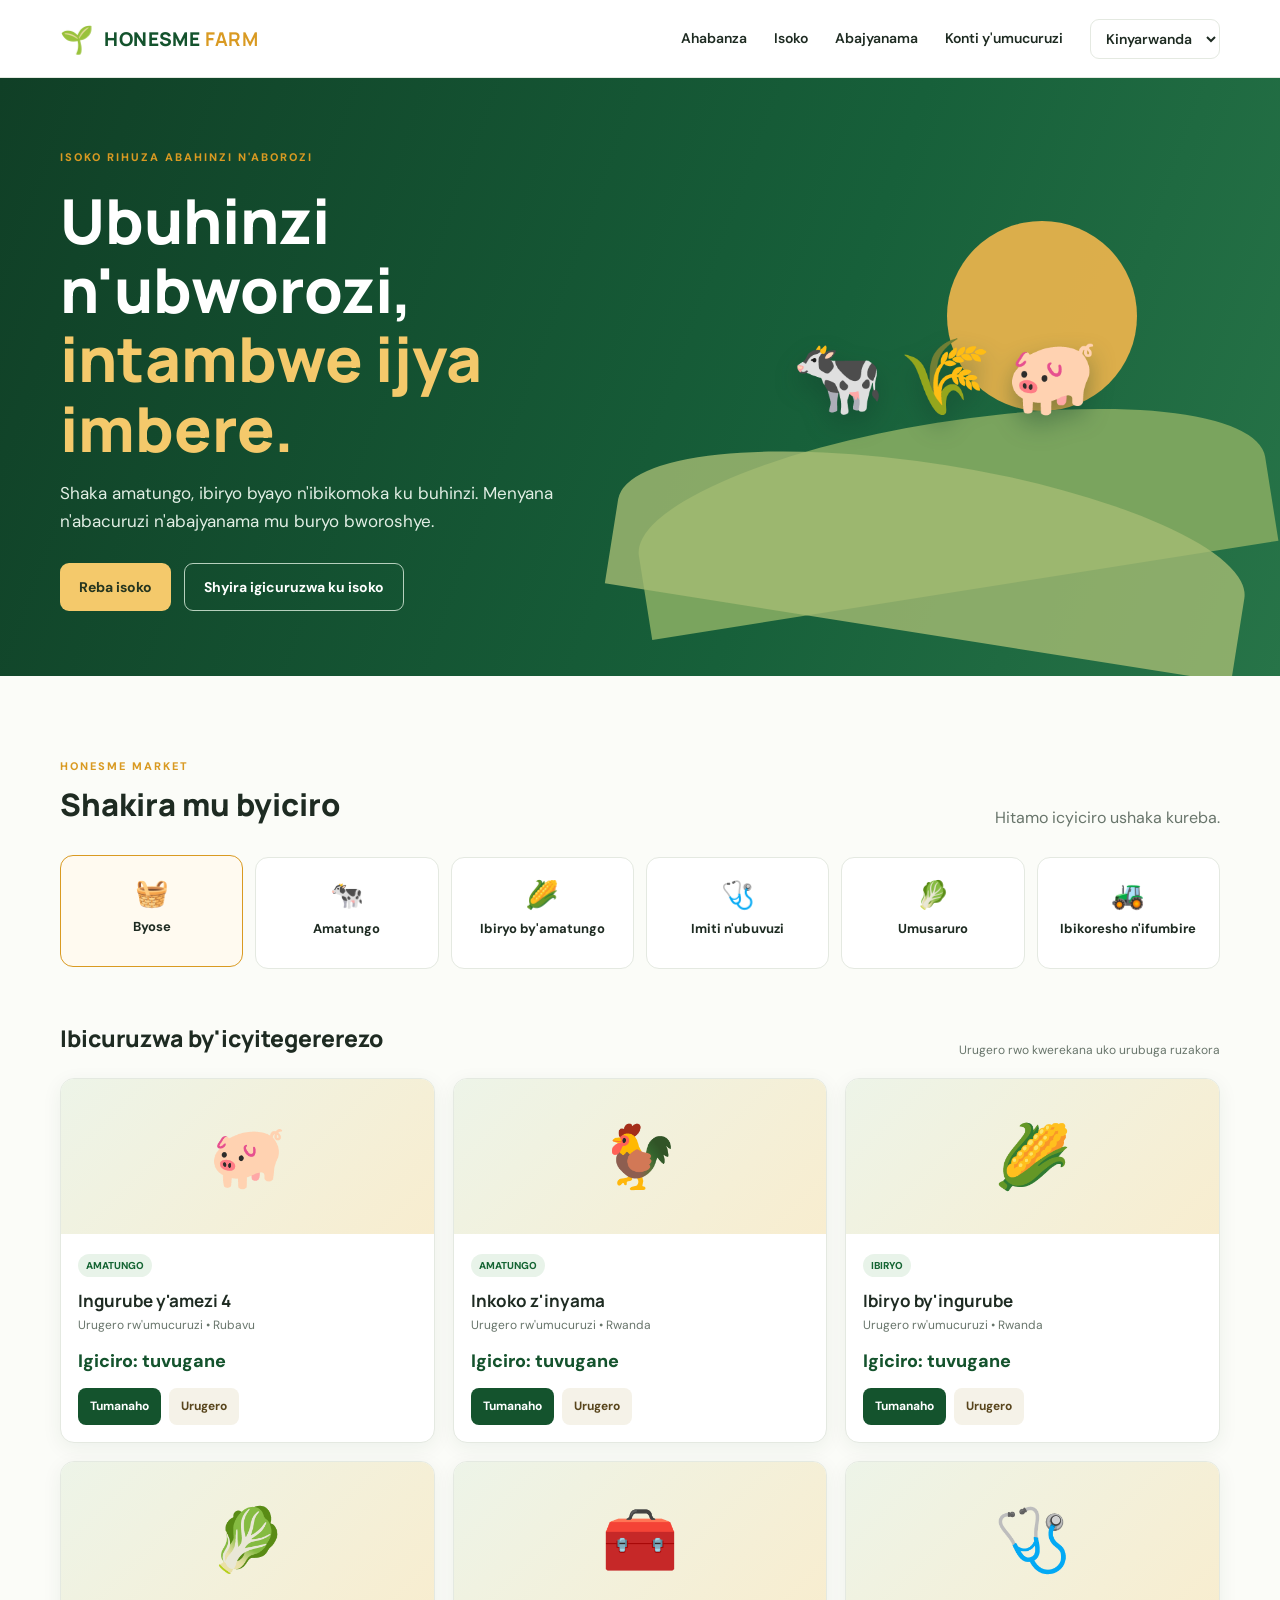
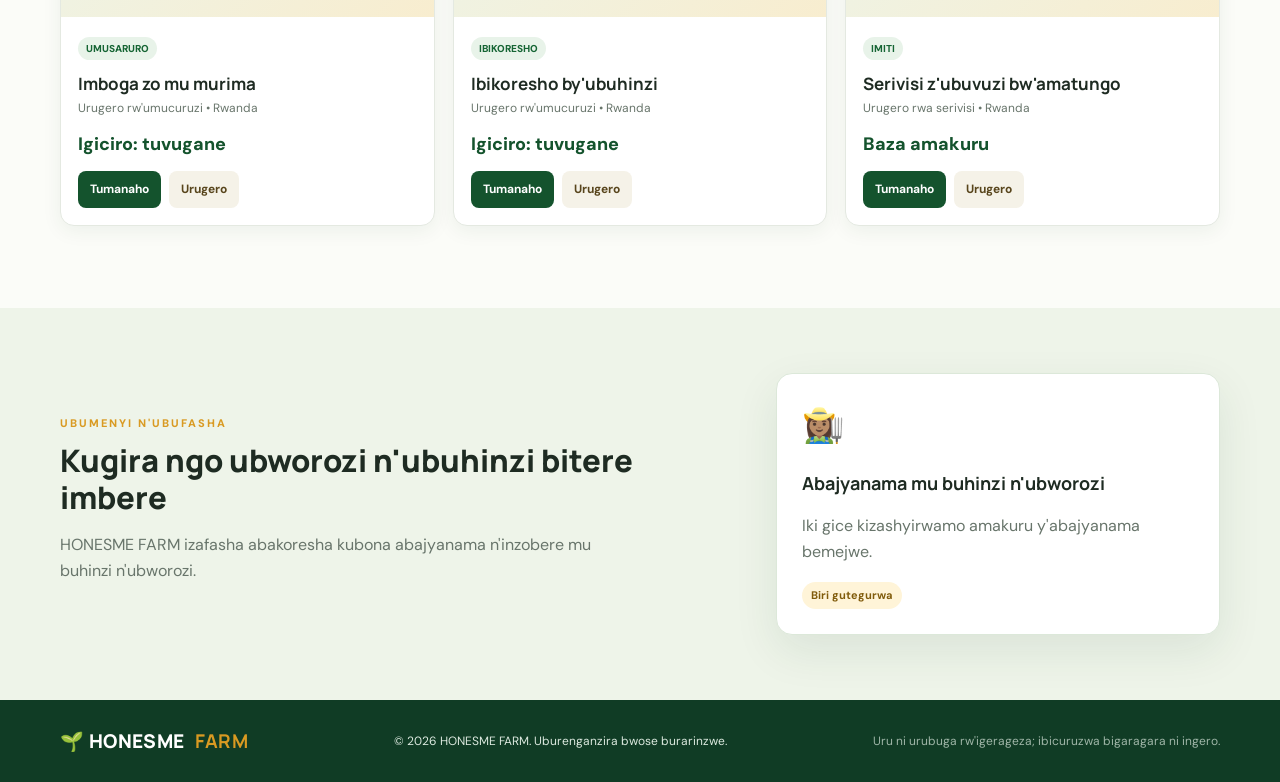
<file: index.html>
<!DOCTYPE html>
<html lang="rw">
<head>
  <meta charset="UTF-8">
  <meta name="viewport" content="width=device-width, initial-scale=1.0">
  <meta name="description" content="HONESME FARM - Isoko ry'amatungo, ibiryo by'amatungo n'ibikomoka ku buhinzi.">
  <title>HONESME FARM | Isoko ry'ubuhinzi n'ubworozi</title>
  <link rel="stylesheet" href="style.css">
</head>
<body>
  <header class="site-header">
    <a class="brand" href="index.html"><span class="brand-mark">🌱</span><span>HONESME <b>FARM</b></span></a>
    <button class="menu-toggle" id="menuToggle" aria-label="Fungura menu">☰</button>
    <nav id="mainNav">
      <a href="#home" data-i18n="navHome">Ahabanza</a>
      <a href="#market" data-i18n="navMarket">Isoko</a>
      <a href="#advisors" data-i18n="navAdvisors">Abajyanama</a>
      <a href="dashboard.html" data-i18n="navDashboard">Konti y'umucuruzi</a>
      <select id="languageSelect" aria-label="Hitamo ururimi">
        <option value="rw">Kinyarwanda</option><option value="en">English</option><option value="sw">Kiswahili</option>
      </select>
    </nav>
  </header>

  <main>
    <section class="hero" id="home">
      <div class="hero-content">
        <span class="eyebrow" data-i18n="heroEyebrow">Isoko rihuza abahinzi n'aborozi</span>
        <h1 data-i18n="heroTitle">Ubuhinzi n'ubworozi, <em>intambwe ijya imbere.</em></h1>
        <p data-i18n="heroText">Shaka amatungo, ibiryo byayo n'ibikomoka ku buhinzi. Menyana n'abacuruzi n'abajyanama mu buryo bworoshye.</p>
        <div class="hero-actions">
          <a class="btn btn-gold" href="#market" data-i18n="browseMarket">Reba isoko</a>
          <a class="btn btn-outline" href="dashboard.html" data-i18n="sellHere">Shyira igicuruzwa ku isoko</a>
        </div>
      </div>
      <div class="hero-art" aria-hidden="true"><div class="sun"></div><div class="field field-one"></div><div class="field field-two"></div><div class="farm-emoji">🐄 🌾 🐖</div></div>
    </section>

    <section class="section container" id="market">
      <div class="section-heading">
        <div><span class="eyebrow" data-i18n="marketEyebrow">HONESME MARKET</span><h2 data-i18n="marketTitle">Shakira mu byiciro</h2></div>
        <p data-i18n="marketIntro">Hitamo icyiciro ushaka kureba.</p>
      </div>
      <div class="categories">
        <button class="category active" data-category="all"><span>🧺</span><b data-i18n="all">Byose</b></button>
        <button class="category" data-category="amatungo"><span>🐄</span><b data-i18n="animals">Amatungo</b></button>
        <button class="category" data-category="ibiryo"><span>🌽</span><b data-i18n="feed">Ibiryo by'amatungo</b></button>
        <button class="category" data-category="imiti"><span>🩺</span><b data-i18n="vet">Imiti n'ubuvuzi</b></button>
        <button class="category" data-category="umusaruro"><span>🥬</span><b data-i18n="produce">Umusaruro</b></button>
        <button class="category" data-category="ibikoresho"><span>🚜</span><b data-i18n="equipment">Ibikoresho n'ifumbire</b></button>
      </div>
      <div class="section-heading product-heading"><h2 data-i18n="featured">Ibicuruzwa by'icyitegererezo</h2><span class="demo-note" data-i18n="demoNote">Urugero rwo kwerekana uko urubuga ruzakora</span></div>
      <div class="products-grid" id="productsContainer"></div>
    </section>

    <section class="advisor-section" id="advisors">
      <div class="container advisor-inner">
        <div><span class="eyebrow" data-i18n="advisorEyebrow">UBUMENYI N'UBUFASHA</span><h2 data-i18n="advisorTitle">Kugira ngo ubworozi n'ubuhinzi bitere imbere</h2><p data-i18n="advisorText">HONESME FARM izafasha abakoresha kubona abajyanama n'inzobere mu buhinzi n'ubworozi.</p></div>
        <div class="advisor-card"><div class="advisor-icon">👩🏽‍🌾</div><h3 data-i18n="advisorCardTitle">Abajyanama mu buhinzi n'ubworozi</h3><p data-i18n="advisorCardText">Iki gice kizashyirwamo amakuru y'abajyanama bemejwe.</p><span class="status">Biri gutegurwa</span></div>
      </div>
    </section>
  </main>

  <footer class="footer"><div class="container footer-inner"><a class="brand brand-footer" href="#home">🌱 HONESME <b>FARM</b></a><p>© <span id="year"></span> HONESME FARM. <span data-i18n="rights">Uburenganzira bwose burarinzwe.</span></p><p class="footer-small" data-i18n="footerNote">Uru ni urubuga rw'igerageza; ibicuruzwa bigaragara ni ingero.</p></div></footer>
  <script src="app.js"></script>
</body>
</html>
</file>
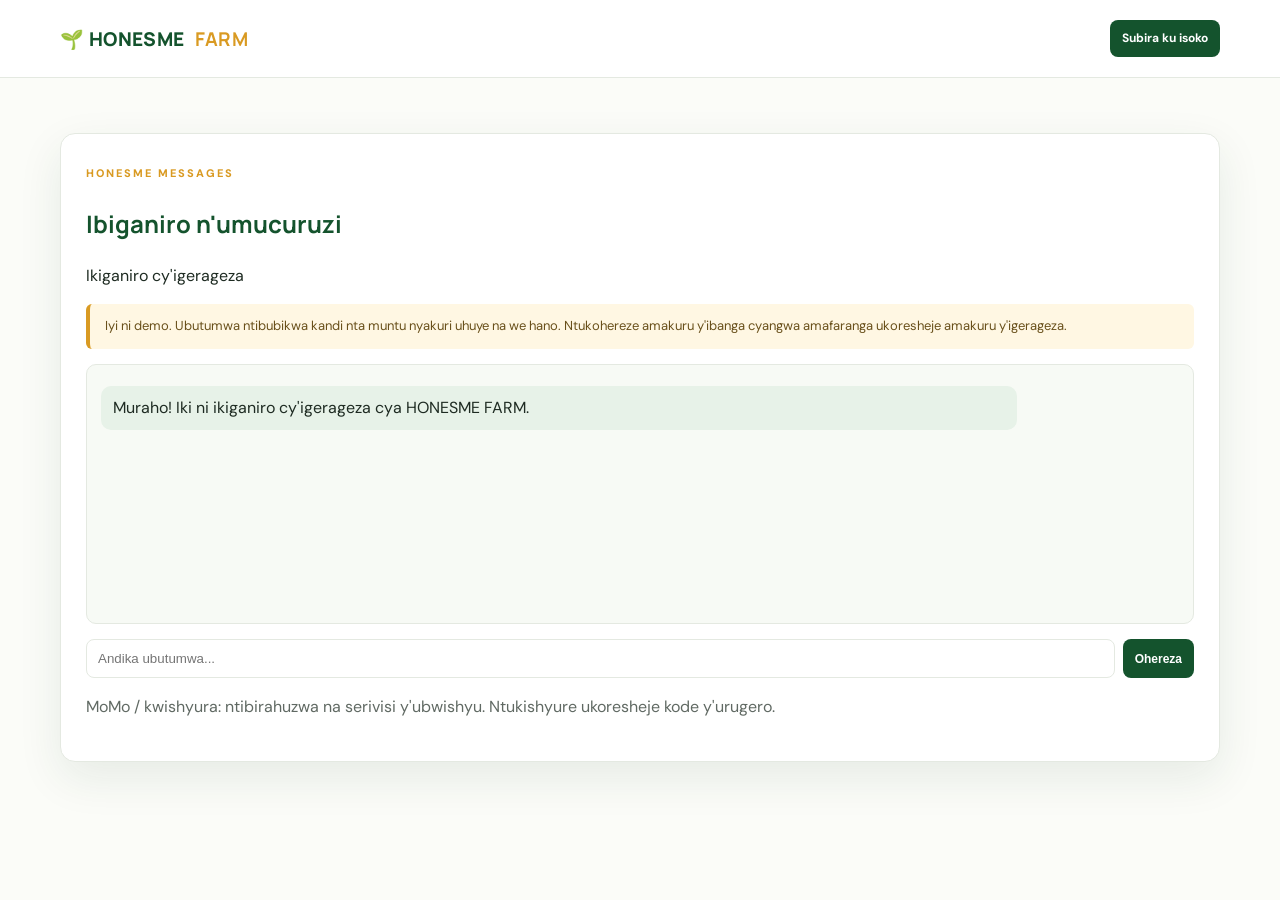
<file: chat-momo.html>
<!DOCTYPE html>
<html lang="rw"><head><meta charset="UTF-8"><meta name="viewport" content="width=device-width, initial-scale=1"><title>Ibiganiro | HONESME FARM</title><link rel="stylesheet" href="style.css"></head>
<body><header class="site-header"><a class="brand" href="index.html">🌱 HONESME <b>FARM</b></a><a class="small-btn" href="index.html">Subira ku isoko</a></header>
<main class="page-shell container"><section class="panel"><span class="eyebrow">HONESME MESSAGES</span><h1>Ibiganiro n'umucuruzi</h1><p id="productTitle">Ikiganiro cy'igerageza</p><div class="notice">Iyi ni demo. Ubutumwa ntibubikwa kandi nta muntu nyakuri uhuye na we hano. Ntukohereze amakuru y'ibanga cyangwa amafaranga ukoresheje amakuru y'igerageza.</div><div class="chat-box" id="chatBox" aria-live="polite"><div class="message">Muraho! Iki ni ikiganiro cy'igerageza cya HONESME FARM.</div></div><form class="chat-controls" id="chatForm"><input id="messageInput" maxlength="500" placeholder="Andika ubutumwa..." required><button class="small-btn" type="submit">Ohereza</button></form><p class="footer-small">MoMo / kwishyura: ntibirahuzwa na serivisi y'ubwishyu. Ntukishyure ukoresheje kode y'urugero.</p></section></main>
<script src="app.js"></script><script>
const params=new URLSearchParams(location.search);const id=Number(params.get('id'));const product=(window.products||[]).find(p=>p.id===id);if(product)document.getElementById('productTitle').textContent='Igicuruzwa: '+product.name;
document.getElementById('chatForm').addEventListener('submit',e=>{e.preventDefault();const input=document.getElementById('messageInput');const value=input.value.trim();if(!value)return;const msg=document.createElement('div');msg.className='message mine';msg.textContent=value;document.getElementById('chatBox').append(msg);input.value='';});
</script></body></html>
</file>
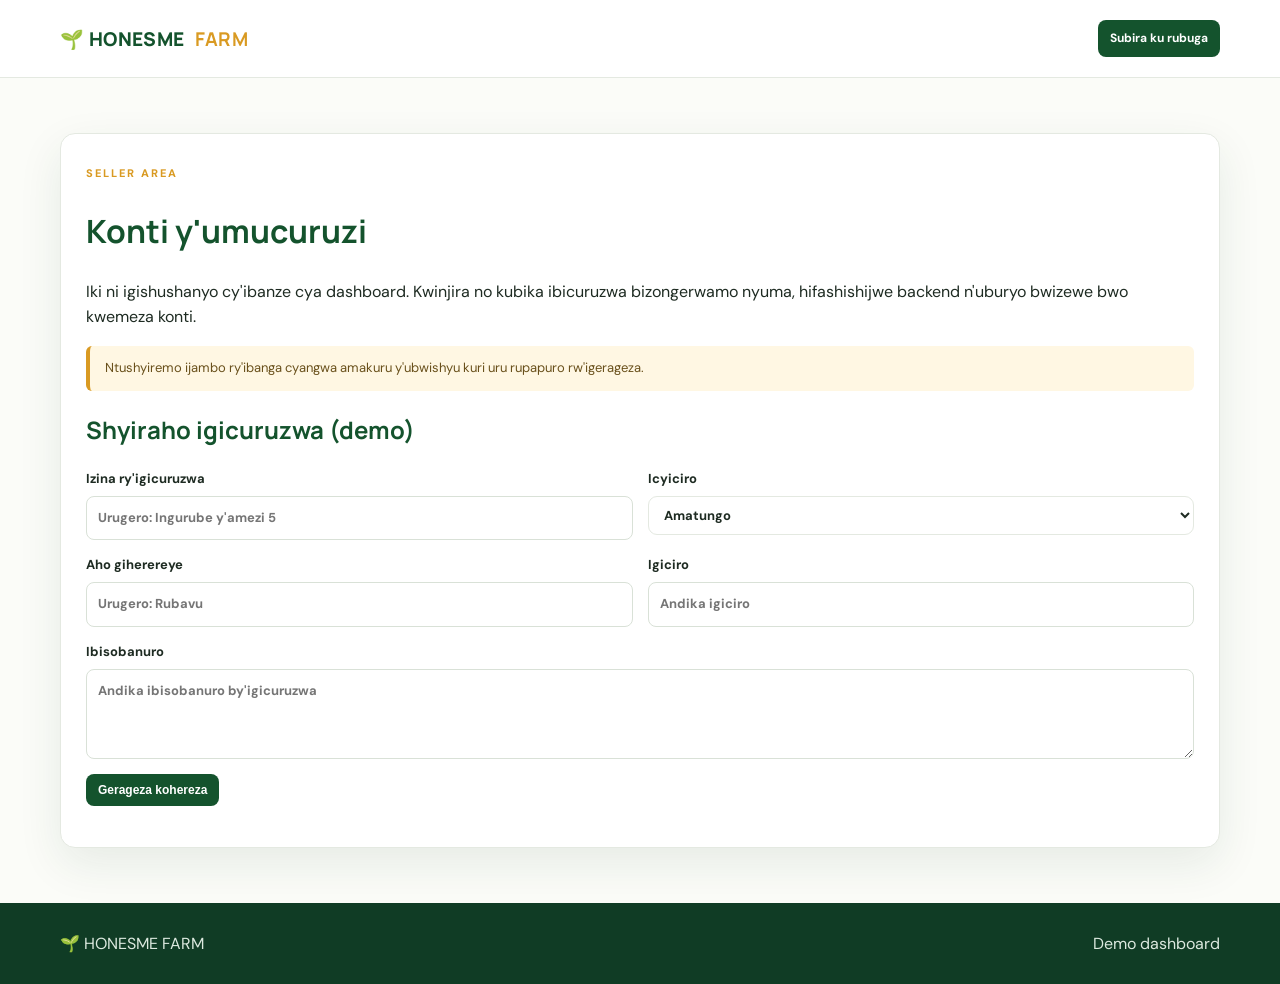
<file: dashboard.html>
<!DOCTYPE html>
<html lang="rw"><head><meta charset="UTF-8"><meta name="viewport" content="width=device-width, initial-scale=1"><title>Konti y'umucuruzi | HONESME FARM</title><link rel="stylesheet" href="style.css"></head>
<body><header class="site-header"><a class="brand" href="index.html">🌱 HONESME <b>FARM</b></a><a class="small-btn" href="index.html">Subira ku rubuga</a></header>
<main class="page-shell container"><div class="panel"><span class="eyebrow">SELLER AREA</span><h1>Konti y'umucuruzi</h1><p>Iki ni igishushanyo cy'ibanze cya dashboard. Kwinjira no kubika ibicuruzwa bizongerwamo nyuma, hifashishijwe backend n'uburyo bwizewe bwo kwemeza konti.</p><div class="notice">Ntushyiremo ijambo ry'ibanga cyangwa amakuru y'ubwishyu kuri uru rupapuro rw'igerageza.</div><h2>Shyiraho igicuruzwa (demo)</h2><form id="listingForm" class="form-grid"><label class="field-label">Izina ry'igicuruzwa<input required id="listingName" placeholder="Urugero: Ingurube y'amezi 5"></label><label class="field-label">Icyiciro<select id="listingCategory"><option>Amatungo</option><option>Ibiryo by'amatungo</option><option>Umusaruro</option><option>Ibikoresho</option></select></label><label class="field-label">Aho giherereye<input id="listingLocation" placeholder="Urugero: Rubavu"></label><label class="field-label">Igiciro<input id="listingPrice" placeholder="Andika igiciro"></label><label class="field-label" style="grid-column:1/-1">Ibisobanuro<textarea id="listingDescription" placeholder="Andika ibisobanuro by'igicuruzwa"></textarea></label><div><button class="small-btn" type="submit">Gerageza kohereza</button></div></form><p id="formMessage" aria-live="polite"></p></div></main>
<footer class="footer"><div class="container footer-inner"><span>🌱 HONESME FARM</span><span>Demo dashboard</span></div></footer><script>document.getElementById('listingForm').addEventListener('submit',e=>{e.preventDefault();document.getElementById('formMessage').textContent='Urakoze. Iyi ni demo gusa: igicuruzwa ntikirabikwa kuri server.';});</script></body></html>
</file>
<file: style.css>
@import url('https://fonts.googleapis.com/css2?family=DM+Sans:wght@400;500;600;700&family=Manrope:wght@500;600;700;800&display=swap');
:root{--green:#14532d;--green2:#166534;--mint:#e8f3e9;--gold:#d99a22;--gold-light:#f4c96b;--ink:#1e2b22;--muted:#68756b;--paper:#fbfcf8;--white:#fff;--line:#e4e9e1;--shadow:0 16px 45px rgba(24,65,39,.09)}
*{box-sizing:border-box}html{scroll-behavior:smooth}body{margin:0;background:var(--paper);color:var(--ink);font-family:'DM Sans',Arial,sans-serif;line-height:1.6}a{color:inherit;text-decoration:none}.container{width:min(1160px,calc(100% - 40px));margin:auto}.site-header{height:78px;padding:0 max(20px,calc((100% - 1160px)/2));display:flex;align-items:center;justify-content:space-between;background:#fff;border-bottom:1px solid var(--line);position:sticky;top:0;z-index:10}.brand{display:flex;align-items:center;gap:10px;color:var(--green);font:800 19px Manrope,sans-serif;letter-spacing:.4px}.brand b{color:var(--gold)}.brand-mark{font-size:27px}.site-header nav{display:flex;align-items:center;gap:27px;font-size:14px;font-weight:600}.site-header nav a:hover{color:var(--gold)}select{border:1px solid var(--line);border-radius:9px;padding:9px 11px;background:white;color:var(--ink);font:inherit}.menu-toggle{display:none;border:0;background:var(--mint);border-radius:8px;padding:8px 12px;font-size:20px}
.hero{min-height:510px;background:linear-gradient(110deg,#103f26 0%,#17603a 62%,#277448 100%);color:white;display:grid;grid-template-columns:1.05fr .95fr;align-items:center;padding:65px max(20px,calc((100% - 1160px)/2));overflow:hidden}.hero-content{max-width:610px;position:relative;z-index:1}.eyebrow{color:var(--gold);font-size:11px;font-weight:800;letter-spacing:2px;text-transform:uppercase}.hero h1{font:800 clamp(38px,5vw,62px)/1.12 Manrope,sans-serif;margin:17px 0}.hero h1 em{color:var(--gold-light);font-style:normal}.hero p{max-width:560px;color:#e1eee4;font-size:17px}.hero-actions{display:flex;gap:13px;flex-wrap:wrap;margin-top:28px}.btn{display:inline-flex;justify-content:center;align-items:center;padding:12px 19px;border-radius:9px;font-weight:700;font-size:14px}.btn-gold{background:var(--gold-light);color:#25351f}.btn-outline{border:1px solid #b6d0bd;color:#fff}.hero-art{height:340px;position:relative;display:flex;align-items:center;justify-content:center}.sun{position:absolute;width:190px;height:190px;border-radius:50%;background:#e6b34c;right:15%;top:4%;opacity:.95}.field{position:absolute;bottom:0;width:115%;height:170px;border-radius:50% 50% 0 0}.field-one{background:#7aa45e;transform:rotate(-9deg) translateY(45px)}.field-two{background:#a5bc73;transform:rotate(9deg) translateY(88px);opacity:.8}.farm-emoji{position:relative;z-index:1;font-size:74px;filter:drop-shadow(0 12px 12px #123b2a66)}
.section{padding-top:76px;padding-bottom:82px}.section-heading{display:flex;justify-content:space-between;align-items:end;gap:20px;margin-bottom:26px}.section-heading h2,.advisor-inner h2{font:800 31px/1.2 Manrope,sans-serif;margin:8px 0}.section-heading p{color:var(--muted);margin:0}.categories{display:grid;grid-template-columns:repeat(6,1fr);gap:12px}.category{background:white;border:1px solid var(--line);border-radius:13px;padding:19px 10px;display:flex;flex-direction:column;align-items:center;gap:8px;color:var(--ink);cursor:pointer;font:600 13px 'DM Sans';min-height:112px}.category span{font-size:27px}.category:hover,.category.active{border-color:var(--gold);background:#fffaf0;transform:translateY(-2px)}.product-heading{margin-top:48px;margin-bottom:18px}.product-heading h2{font-size:23px}.demo-note{font-size:12px;color:var(--muted)}.products-grid{display:grid;grid-template-columns:repeat(3,1fr);gap:18px}.product-card{background:white;border:1px solid var(--line);border-radius:14px;overflow:hidden;box-shadow:0 5px 20px #163d2410}.product-visual{height:155px;display:grid;place-items:center;background:linear-gradient(135deg,#edf4e8,#f8edcf);font-size:62px}.product-info{padding:17px}.product-tag{font-size:10px;font-weight:800;color:var(--green2);background:var(--mint);padding:5px 8px;border-radius:20px}.product-info h3{font:700 17px Manrope;margin:12px 0 4px}.product-meta{font-size:12px;color:var(--muted)}.price{font-weight:800;color:var(--green);font-size:18px;margin:12px 0}.product-actions{display:flex;gap:8px}.small-btn{border:0;background:var(--green);color:white;border-radius:8px;padding:9px 12px;font-weight:700;cursor:pointer;font-size:12px}.small-btn.secondary{background:#f5f2e8;color:#58451c}.advisor-section{background:#eef4e9;padding:65px 0}.advisor-inner{display:grid;grid-template-columns:1.2fr .8fr;gap:50px;align-items:center}.advisor-inner p{color:var(--muted);max-width:580px}.advisor-card{background:white;border:1px solid #dce8d9;border-radius:16px;padding:25px;box-shadow:var(--shadow)}.advisor-icon{font-size:34px}.advisor-card h3{font:700 18px Manrope}.status{display:inline-block;background:#fff4d8;color:#805b0b;padding:5px 9px;border-radius:20px;font-size:11px;font-weight:700}.footer{background:#103c25;color:#dce9df;padding:28px 0}.footer-inner{display:flex;align-items:center;justify-content:space-between;gap:15px;flex-wrap:wrap}.brand-footer{color:white}.footer p{font-size:12px;margin:0}.footer-small{opacity:.7}
.page-shell{min-height:calc(100vh - 150px);padding:55px 0}.panel{background:white;border:1px solid var(--line);border-radius:15px;padding:25px;box-shadow:var(--shadow)}.panel h1,.panel h2{font-family:Manrope;color:var(--green)}.form-grid{display:grid;grid-template-columns:1fr 1fr;gap:15px}.field-label{display:flex;flex-direction:column;gap:6px;font-size:13px;font-weight:700}.field-label input,.field-label textarea{width:100%;padding:11px;border:1px solid #d9e1d7;border-radius:8px;font:inherit}.field-label textarea{min-height:90px}.notice{background:#fff7e3;border-left:4px solid var(--gold);padding:12px 15px;border-radius:6px;color:#69501b;font-size:13px}.chat-box{height:260px;overflow:auto;background:#f7faf5;border:1px solid var(--line);border-radius:10px;padding:14px;margin:15px 0}.message{padding:9px 12px;background:#e7f2e8;border-radius:10px;margin:7px 0;max-width:85%;overflow-wrap:anywhere}.message.mine{background:#fff0cf;margin-left:auto}.chat-controls{display:flex;gap:8px}.chat-controls input{flex:1;min-width:0;padding:11px;border:1px solid var(--line);border-radius:8px}
@media(max-width:800px){.site-header{height:auto;min-height:70px;flex-wrap:wrap;padding:13px 20px}.menu-toggle{display:block}.site-header nav{display:none;width:100%;padding:15px 0 5px;flex-direction:column;align-items:flex-start;gap:14px}.site-header nav.open{display:flex}.hero{grid-template-columns:1fr;padding-top:55px}.hero-art{height:230px}.sun{width:130px;height:130px}.farm-emoji{font-size:55px}.categories{grid-template-columns:repeat(3,1fr)}.products-grid{grid-template-columns:repeat(2,1fr)}.advisor-inner{grid-template-columns:1fr;gap:20px}.section-heading{align-items:flex-start;flex-direction:column}}
@media(max-width:520px){.container{width:min(100% - 28px,1160px)}.hero h1{font-size:39px}.hero p{font-size:15px}.categories{grid-template-columns:repeat(2,1fr)}.products-grid{grid-template-columns:1fr}.section{padding-top:52px;padding-bottom:55px}.form-grid{grid-template-columns:1fr}.footer-inner{align-items:flex-start;flex-direction:column}}
</file>
